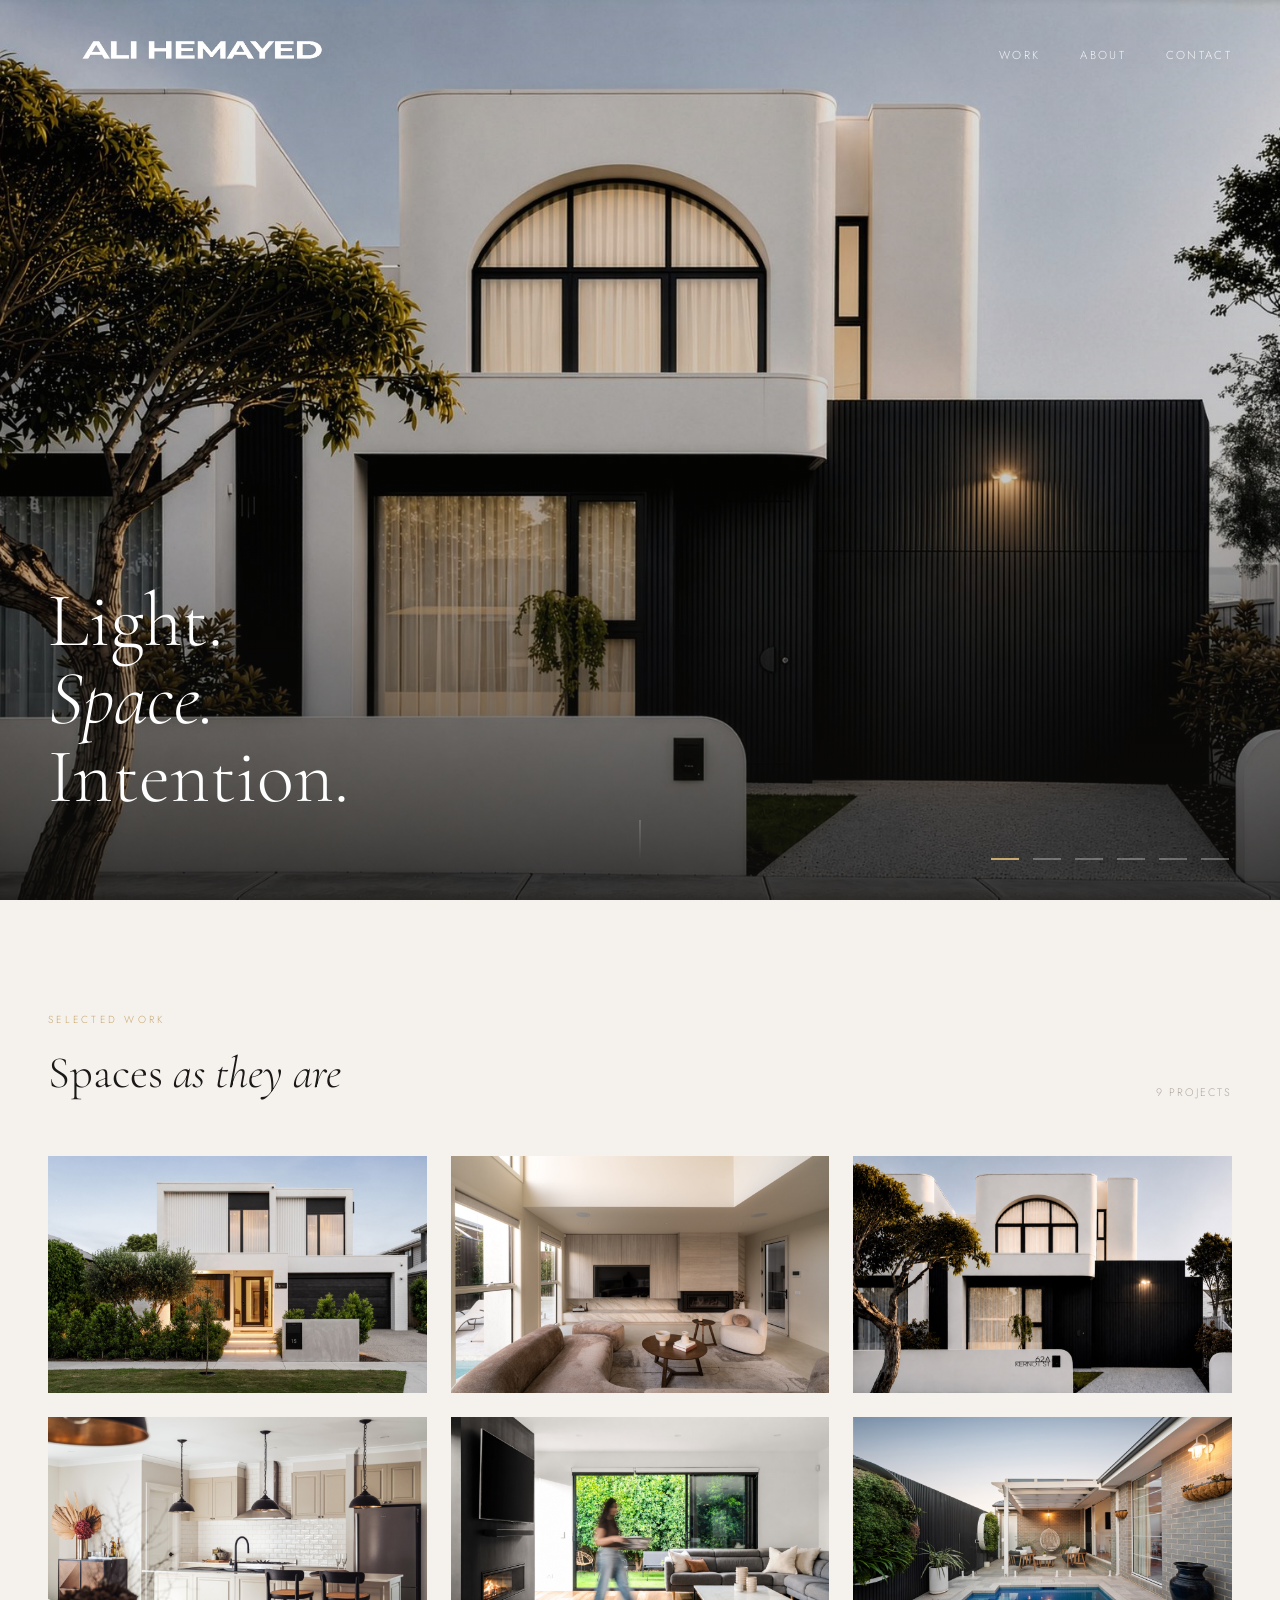
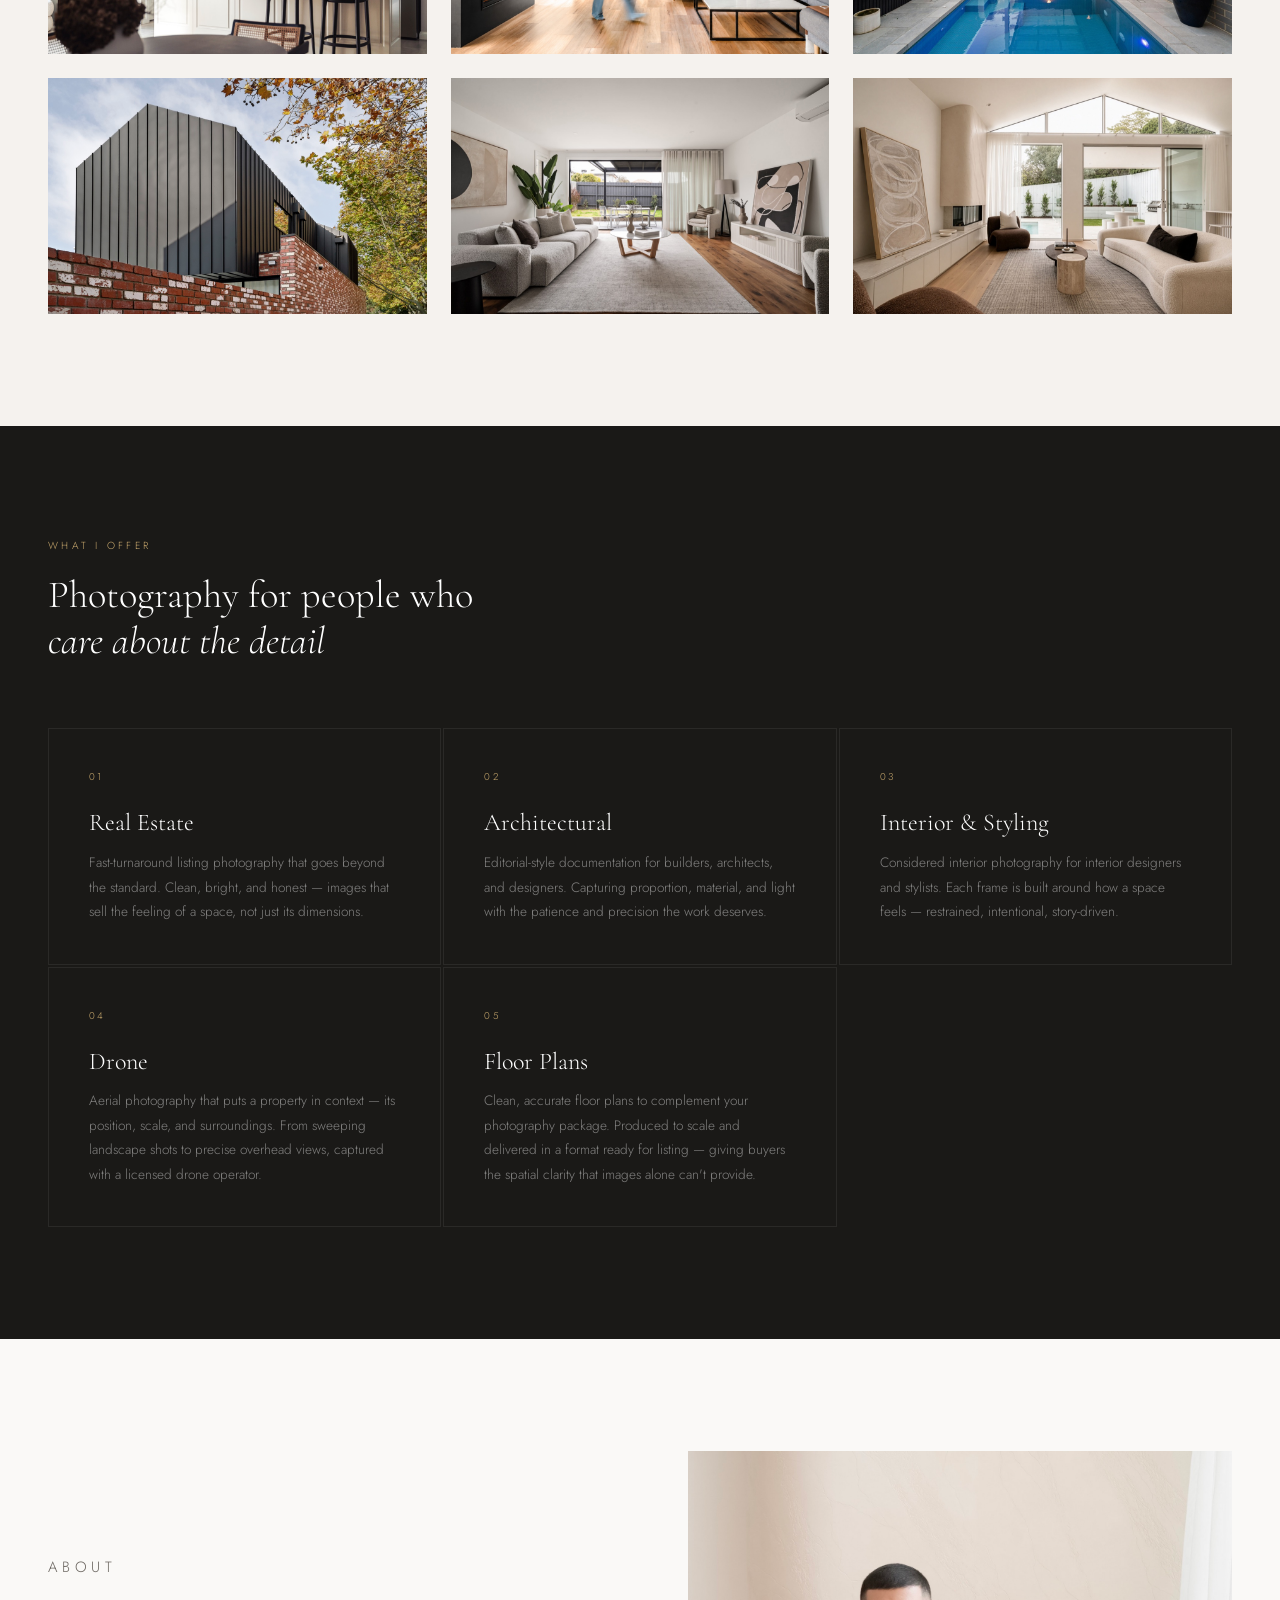
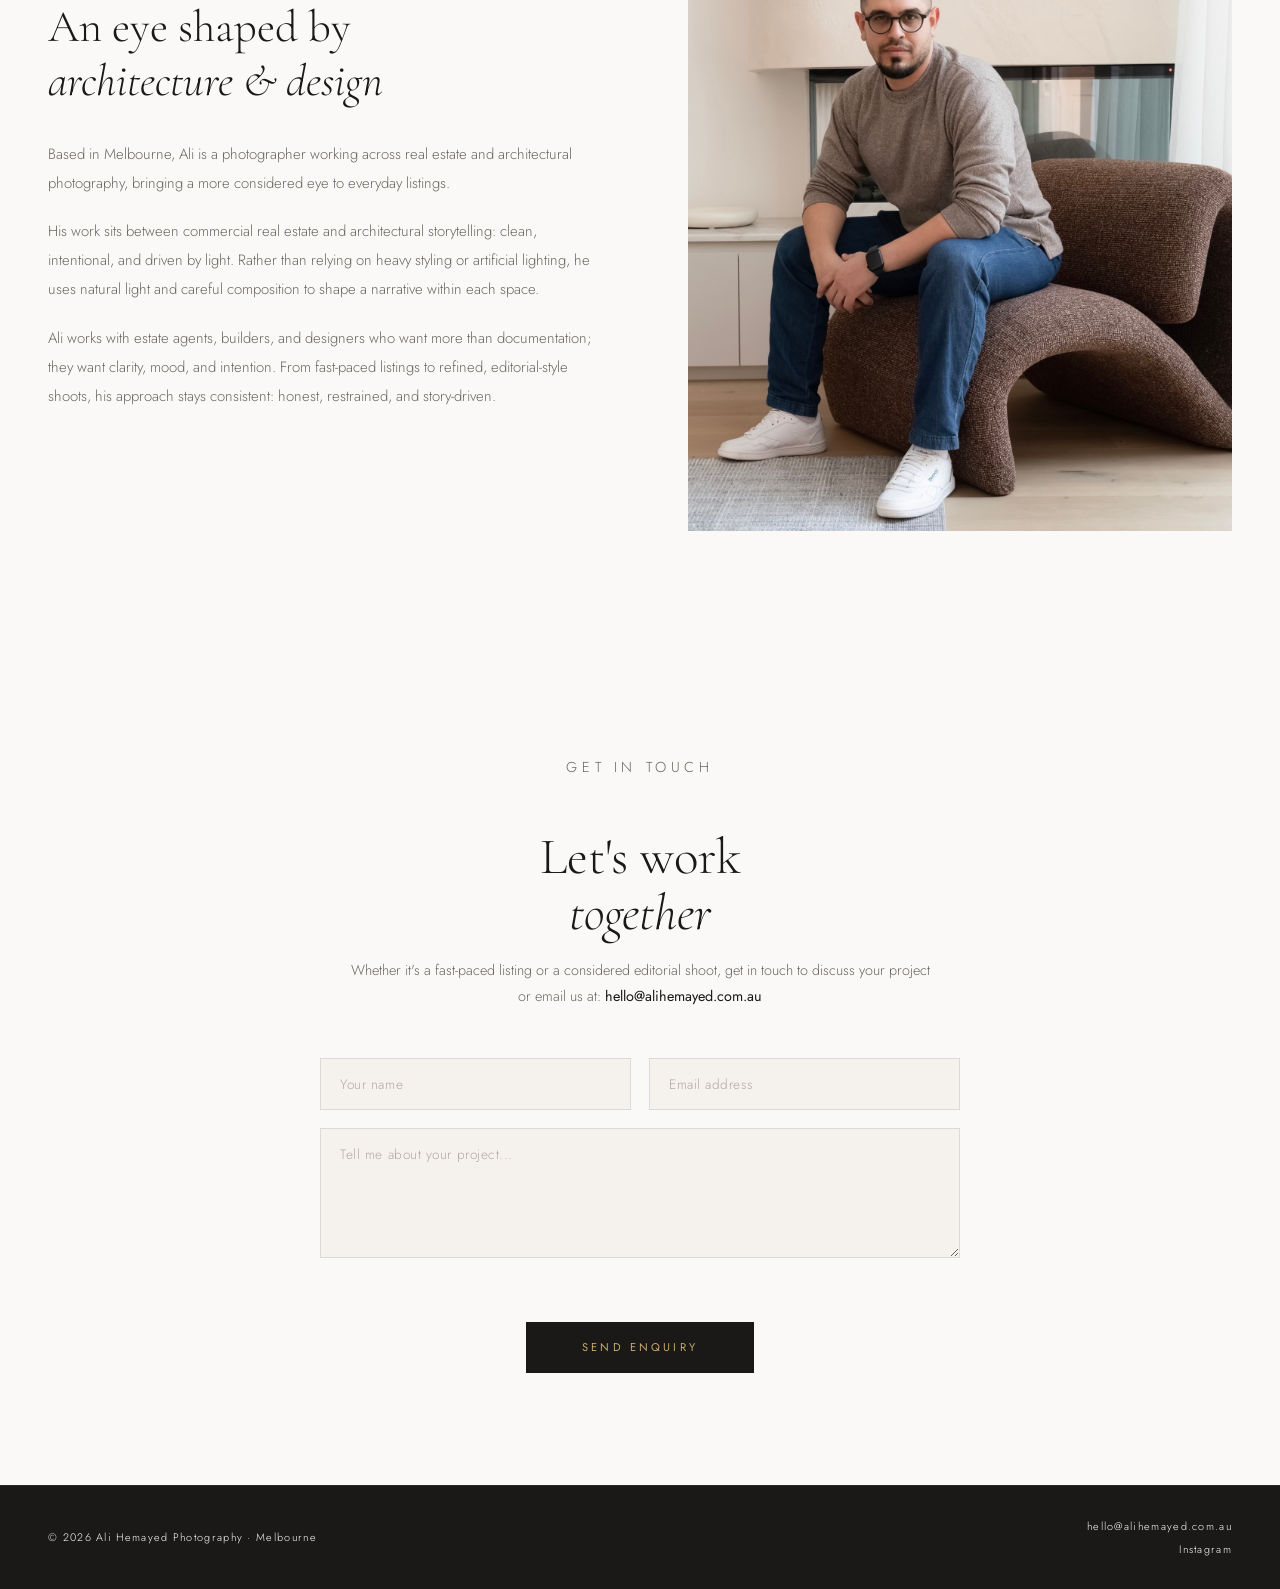
<file: index.html>
<!DOCTYPE html>
<html lang="en">
<head>
<meta charset="UTF-8">
<meta name="viewport" content="width=device-width, initial-scale=1.0">
<title>Ali Hemayed Photography</title>
<link rel="preconnect" href="https://fonts.googleapis.com">
<link href="https://fonts.googleapis.com/css2?family=Cormorant+Garamond:ital,wght@0,300;0,400;1,300;1,400&family=Jost:wght@300;400;500&family=Bebas+Neue&display=swap" rel="stylesheet">
<style>
*,*::before,*::after{box-sizing:border-box;margin:0;padding:0}
:root{
  --cream:#f5f2ee;
  --warm:#faf9f7;
  --charcoal:#1a1917;
  --mid:#6b6660;
  --light:#b0a89e;
  --gold:#c9a96e;
}
html{scroll-behavior:smooth}
body{font-family:'Jost',sans-serif;font-weight:300;background:var(--warm);color:var(--charcoal);overflow-x:hidden}

/* NAV */
nav{position:fixed;top:0;left:0;right:0;z-index:100;display:flex;justify-content:space-between;align-items:center;padding:1.4rem 3rem;transition:background .4s,border .4s}
nav.scrolled{background:rgba(0,0,0,0.45);backdrop-filter:blur(8px);border-bottom:none}
.nav-logo img{height:56px;filter:invert(0);opacity:1;transition:filter .4s}  

.nav-links{display:flex;gap:2.5rem;list-style:none}
.nav-links a{font-size:.72rem;letter-spacing:.2em;text-transform:uppercase;text-decoration:none;color:rgba(255,255,255,.85);transition:color .3s}
nav.scrolled .nav-links a{color:rgba(255,255,255,0.85)}
.nav-links a:hover{color:var(--gold)}

/* HERO */
.hero{height:100vh;position:relative;overflow:hidden}
.hero-slides{position:absolute;inset:0}
.hslide{position:absolute;inset:0;opacity:0;transition:opacity 1.2s ease}
.hslide.active{opacity:1}
.hslide img{width:100%;height:100%;object-fit:cover;object-position:center}
.hero-overlay{position:absolute;inset:0;background:linear-gradient(to top,rgba(15,14,12,.75) 0%,rgba(15,14,12,.25) 40%,rgba(15,14,12,.1) 100%);z-index:1}
.hero-content{position:absolute;bottom:4rem;left:3rem;z-index:2;animation:slideUp 1.2s .4s ease both}
@keyframes slideUp{from{opacity:0;transform:translateY(28px)}to{opacity:1;transform:translateY(0)}}
.hero-eyebrow{font-size:.68rem;letter-spacing:.3em;text-transform:uppercase;color:var(--gold);margin-bottom:.8rem}
.hero-title{font-family:'Cormorant Garamond',serif;font-size:clamp(3rem,6vw,5.5rem);font-weight:300;line-height:1.02;color:#fff;margin-bottom:1.2rem}
.hero-title em{font-style:italic}
.hero-nav{position:absolute;bottom:2rem;right:3rem;z-index:2;display:flex;gap:.5rem}
.hero-dot{width:34px;height:18px;background:none;border:0;cursor:pointer;position:relative;padding:0}
.hero-dot::before{content:'';position:absolute;left:3px;right:3px;top:50%;height:2px;background:rgba(255,255,255,.3);transform:translateY(-50%);transition:background .3s}
.hero-dot.active::before{background:var(--gold)}
.scroll-hint{position:absolute;bottom:2.5rem;left:50%;transform:translateX(-50%);z-index:2;display:flex;flex-direction:column;align-items:center;gap:.4rem}
.scroll-line{width:1px;height:40px;background:linear-gradient(to bottom,rgba(255,255,255,.35),transparent);animation:sp 2s infinite}
@keyframes sp{0%,100%{opacity:.35}50%{opacity:.9}}

/* SECTIONS */
section{padding:7rem 3rem}
.section-label{font-size:.64rem;letter-spacing:.32em;text-transform:uppercase;color:var(--gold);margin-bottom:1.2rem}

/* ABOUT */
.about-wrap{display:grid;grid-template-columns:1fr 1fr;gap:6rem;align-items:center;max-width:1200px;margin:0 auto}
.about-text h2{font-family:'Cormorant Garamond',serif;font-size:clamp(2rem,3.5vw,3rem);font-weight:300;line-height:1.2;margin-bottom:2rem}
.about-text h2 em{font-style:italic}
.about-text p{font-size:.93rem;line-height:1.95;color:var(--mid);margin-bottom:1.2rem}
.about-picture{display:block}
.about-portrait{width:100%;aspect-ratio:4/5;object-fit:cover;object-position:top;display:block}

/* PORTFOLIO */
.portfolio-section{background:var(--cream);padding:7rem 3rem}
.portfolio-header{max-width:1320px;margin:0 auto 3.5rem;display:flex;justify-content:space-between;align-items:flex-end;flex-wrap:wrap;gap:1rem}
.portfolio-header h2{font-family:'Cormorant Garamond',serif;font-size:clamp(2rem,3.5vw,3rem);font-weight:300}
.portfolio-header h2 em{font-style:italic}
.proj-count{font-size:.68rem;letter-spacing:.18em;color:var(--light);text-transform:uppercase}

/* PROJECT GRID */
.proj-grid{max-width:1320px;margin:0 auto;display:grid;grid-template-columns:repeat(3,1fr);gap:1.5rem}


.project-card{position:relative;overflow:hidden;background:none;cursor:pointer}
.proj-overlay{position:absolute;inset:0;display:flex;align-items:center;justify-content:center;z-index:5;background:rgba(0,0,0,0);transition:background .4s ease}
.proj-overlay-title{font-family:'Jost',sans-serif;font-size:clamp(1.2rem,2vw,1.7rem);font-weight:500;letter-spacing:.12em;text-transform:uppercase;color:rgba(255,255,255,0);transition:color .4s ease}
.project-card:hover .proj-overlay{background:rgba(0,0,0,0.45)}
.project-card:hover .proj-overlay-title{color:#fff}

.project-card:hover .ptitle{color:var(--gold)}

.pslider{position:relative;width:100%;aspect-ratio:16/10;overflow:hidden}
.ps{position:absolute;inset:0;opacity:0;transition:opacity .7s ease}
.ps.active{opacity:1}
.ps img{width:100%;height:100%;object-fit:cover;display:block;transition:transform .6s ease}
.project-card:hover .ps.active img{transform:scale(1.03)}

.pnav{position:absolute;top:50%;transform:translateY(-50%);z-index:10;background:rgba(0,0,0,.45);color:#fff;border:none;width:36px;height:36px;cursor:pointer;font-size:1rem;display:flex;align-items:center;justify-content:center;opacity:0;transition:opacity .3s}
.project-card:hover .pnav{opacity:1}
.pprev{left:.6rem}
.pnext{right:.6rem}

.pdots{position:absolute;bottom:.6rem;left:50%;transform:translateX(-50%);display:flex;gap:.35rem;z-index:10}
.dot{width:5px;height:5px;border-radius:50%;background:rgba(255,255,255,.4);cursor:pointer;transition:background .3s}
.dot.active{background:#fff}

.pinfo{padding:.6rem 0 0}
.ploc{font-size:.62rem;letter-spacing:.22em;text-transform:uppercase;color:var(--light)}
.ptitle{font-family:'Cormorant Garamond',serif;font-size:1.4rem;font-weight:300;color:var(--charcoal);margin-top:.3rem;transition:color .3s}

/* SERVICES */
.services-section{background:var(--charcoal);padding:7rem 3rem}
.services-inner{max-width:1200px;margin:0 auto}
.services-inner h2{font-family:'Cormorant Garamond',serif;font-size:clamp(2rem,3vw,2.8rem);font-weight:300;color:#fff;margin-bottom:4rem}
.services-inner h2 em{font-style:italic}
.services-grid{display:grid;grid-template-columns:repeat(3,1fr);gap:2px} @media(min-width:901px){.services-grid{grid-template-columns:repeat(3,1fr)}} .service-card:nth-child(4){grid-column:1/span 1} .service-card:nth-child(5){grid-column:2/span 1}
.service-card{padding:2.5rem;border:1px solid rgba(255,255,255,.07);transition:border-color .3s,background .3s}
.service-card:hover{background:rgba(255,255,255,.04);border-color:rgba(201,169,110,.25)}
.service-num{font-size:.62rem;letter-spacing:.24em;color:var(--gold);margin-bottom:1.5rem}
.service-title{font-family:'Cormorant Garamond',serif;font-size:1.5rem;font-weight:300;color:#fff;margin-bottom:.8rem}
.service-desc{font-size:.85rem;line-height:1.8;color:rgba(255,255,255,.45)}

/* CONTACT */
.contact-section{padding:7rem 3rem}
.contact-inner{max-width:640px;margin:0 auto;text-align:center}
.contact-inner h2{font-family:'Cormorant Garamond',serif;font-size:clamp(2.2rem,4vw,3.8rem);font-weight:300;line-height:1.1;margin-bottom:1rem}
.contact-inner h2 em{font-style:italic}
.contact-inner>p{color:var(--mid);font-size:.9rem;line-height:1.8;margin-bottom:3rem}
.contact-email{color:var(--charcoal);font-weight:400;text-decoration:none;white-space:nowrap}
.contact-email:hover{color:var(--mid)}
.contact-email:focus-visible{outline:2px solid var(--charcoal);outline-offset:4px}
.contact-form{display:flex;flex-direction:column;gap:1.1rem;text-align:left}
.form-row{display:grid;grid-template-columns:1fr 1fr;gap:1.1rem}
.contact-form input,.contact-form textarea{
  width:100%;background:var(--cream);border:1px solid rgba(0,0,0,.1);
  color:var(--charcoal);padding:.95rem 1.2rem;
  font-family:'Jost',sans-serif;font-size:.85rem;font-weight:300;letter-spacing:.04em;
  outline:none;transition:border-color .3s
}
.contact-form input::placeholder,.contact-form textarea::placeholder{color:var(--light)}
.contact-form input:focus,.contact-form textarea:focus{border-color:var(--gold)}
.contact-form textarea{resize:vertical;min-height:130px}
.form-status{min-height:1.4rem;text-align:center;font-size:.78rem;line-height:1.6;color:var(--mid)}
.btn-submit{margin-top:.4rem;background:var(--charcoal);border:none;color:var(--gold);padding:1.1rem 3.5rem;font-family:'Jost',sans-serif;font-size:.7rem;font-weight:400;letter-spacing:.28em;text-transform:uppercase;cursor:pointer;align-self:center;transition:background .3s,color .3s}
.btn-submit:hover,.btn-submit:disabled{background:var(--gold);color:var(--charcoal)}
.btn-submit:disabled{cursor:not-allowed;opacity:.65}

/* FOOTER */
footer{background:var(--charcoal);border-top:1px solid rgba(255,255,255,.06);padding:2rem 3rem;display:flex;justify-content:space-between;align-items:center}
footer p{font-size:.68rem;letter-spacing:.12em;color:#fff}
.footer-links{display:flex;flex-direction:column;gap:.45rem;align-items:flex-end}
footer a{font-size:.68rem;letter-spacing:.12em;color:#fff;text-decoration:none;transition:color .3s}
footer a:hover{color:var(--gold)}

/* LIGHTBOX */
.lightbox{display:none;position:fixed;inset:0;z-index:999;background:rgba(8,7,6,.97);justify-content:center;align-items:center;cursor:zoom-out}
.lightbox.open{display:flex}
.lightbox img{max-width:92vw;max-height:92vh;object-fit:contain;animation:lbIn .25s ease}
@keyframes lbIn{from{opacity:0;transform:scale(.96)}to{opacity:1;transform:scale(1)}}
.lb-close{position:fixed;top:1.5rem;right:2rem;color:rgba(255,255,255,.5);font-size:2rem;cursor:pointer;line-height:1;transition:color .2s;z-index:1000}
.lb-close:hover{color:#fff}
.lb-nav{position:fixed;top:50%;transform:translateY(-50%);font-size:2rem;color:rgba(255,255,255,.4);cursor:pointer;padding:1rem;transition:color .2s;user-select:none;z-index:1000}
.lb-nav:hover{color:#fff}
#lb-prev{left:1rem}
#lb-next{right:1rem}

/* MOBILE */
@media(max-width:900px){
  nav{padding:1rem 1.25rem}
  .nav-logo img{height:34px}
  .nav-links{display:flex;gap:1rem;align-items:center}
  .nav-links a{font-size:.58rem;letter-spacing:.14em}
  .hero{min-height:100svh;height:auto;overflow:visible;touch-action:pan-y}
  .hero-content{left:1.25rem;right:1.25rem;bottom:7rem;text-shadow:0 2px 18px rgba(0,0,0,.35);animation:none}
  .hero-eyebrow{font-size:.58rem;letter-spacing:.16em;line-height:1.7;max-width:17rem;color:rgba(201,169,110,.9)}
  .hero-title{font-size:clamp(2.75rem,15vw,4.2rem);line-height:.98;margin-bottom:0}
  .hero-nav{left:1.1rem;right:auto;bottom:2rem;gap:.35rem}
  .hero-dot{width:42px;height:24px}
  .scroll-hint{display:none}
  .hero-slides,.hero-overlay{pointer-events:none}
  section,.portfolio-section,.services-section,.contact-section{padding:4.5rem 1.25rem}
  .section-label{font-size:.58rem;letter-spacing:.24em}
  .about-wrap{grid-template-columns:1fr;gap:2.4rem}
  .about-portrait{aspect-ratio:4/3}
  .about-text p{font-size:.92rem;line-height:1.85}
  .portfolio-header{margin-bottom:2rem;align-items:flex-start}
  .proj-count{width:100%;font-size:.62rem}
  .proj-grid{grid-template-columns:1fr 1fr;gap:1rem}
  .pslider{aspect-ratio:4/3}
  .proj-overlay{align-items:flex-end;justify-content:flex-start;background:linear-gradient(to top,rgba(0,0,0,.48),rgba(0,0,0,0) 58%)}
  .proj-overlay-title{font-size:1.35rem;color:rgba(255,255,255,.9);padding:0 0 .85rem .85rem}
  .pnav{opacity:1;width:42px;height:42px;background:rgba(0,0,0,.34)}
  .pdots{bottom:.75rem}
  .dot{width:7px;height:7px}
  .services-inner h2{margin-bottom:2.4rem}
  .services-grid{grid-template-columns:1fr;gap:0}
  .service-card:nth-child(4),.service-card:nth-child(5){grid-column:auto}
  .service-card{padding:2rem 1.5rem}
  .form-row{grid-template-columns:1fr}
  .btn-submit{width:100%;padding:1rem 1.25rem;letter-spacing:.2em}
  footer{padding:2rem 1.25rem;flex-direction:column;gap:.6rem;text-align:center}
  .footer-links{align-items:center}
}
@media(max-width:640px){
  .hero{min-height:100svh}
  .proj-grid{grid-template-columns:1fr;gap:1.25rem}
  .pslider{aspect-ratio:3/2}
  .portfolio-header h2,.services-inner h2,.contact-inner h2{font-size:clamp(2.15rem,12vw,3.2rem)}
  .contact-inner{text-align:left}
  .contact-inner>p{margin-bottom:2rem}
}
@media(max-width:420px){
  nav{padding:.85rem 1rem}
  .nav-logo img{height:26px}
  .nav-links{gap:.5rem}
  .nav-links a{font-size:.5rem;letter-spacing:.08em}
  .hero-content{left:1rem;right:1rem;bottom:6.4rem}
  .hero-title{font-size:clamp(2.65rem,15vw,3.9rem)}
  .hero-nav{left:.85rem;bottom:1.8rem}
  .hero-dot{width:38px}
  section,.portfolio-section,.services-section,.contact-section{padding:3.75rem 1rem}
  .service-card{padding:1.65rem 1.25rem}
  .contact-form input,.contact-form textarea{padding:.9rem 1rem;font-size:16px}
}

/* PROJECT VIEWER */
.project-viewer{position:fixed;inset:0;z-index:200;background:var(--cream);opacity:0;pointer-events:none;overflow-y:auto;transition:opacity .5s ease}
.project-viewer.open{opacity:1;pointer-events:all}
.viewer-hero{display:grid;grid-template-columns:minmax(0,1fr) minmax(0,2fr);width:100%;height:100vh;height:100svh;overflow:hidden}
.viewer-header{min-width:0;min-height:0;display:flex;flex-direction:column;justify-content:center;align-items:flex-start;gap:1.6rem;padding:5rem clamp(1.1rem,2.5vw,4rem)}
.viewer-title{max-width:100%;font-family:'Bebas Neue',sans-serif;font-size:clamp(2.5rem,3.8vw,5.5rem);font-weight:400;line-height:1;letter-spacing:.025em;text-transform:uppercase;color:var(--charcoal);overflow-wrap:anywhere}
.viewer-hero-image{display:block;min-width:0;min-height:0;width:100%;height:100%;object-fit:cover;object-position:center}
.viewer-description{max-width:42rem;font-size:clamp(.95rem,1.2vw,1.08rem);font-weight:300;line-height:1.8;color:var(--mid)}
.viewer-home{position:fixed;top:1.4rem;left:2rem;z-index:203;display:grid;place-items:center;width:44px;height:44px;padding:0;border:0;border-radius:50%;background:rgba(245,242,238,.85);color:var(--mid);cursor:pointer;transition:color .2s}
.viewer-home:hover{color:var(--charcoal)}
.viewer-home svg{width:22px;height:22px}
.viewer-home:focus-visible{outline:2px solid var(--charcoal);outline-offset:3px}
.viewer-track{display:flex;flex-direction:column;max-width:1700px;margin:0 auto;padding:2rem 2rem 8rem}
.viewer-slide{width:var(--board-width,62%);margin-top:var(--board-gap,2rem);align-self:var(--board-align,center);overflow:hidden;background:#171614;opacity:0;filter:blur(2px);transform:translateY(24px) scale(.992);transition:opacity 1s ease,filter 1s ease,transform 1s cubic-bezier(.22,.61,.36,1)}
.viewer-slide.portrait{width:min(var(--board-width,62%),52%);background:transparent;display:flex;justify-content:center}
.viewer-slide img{display:block;width:100%;height:auto}
.viewer-slide.portrait img{width:auto;max-width:100%;max-height:calc(100vh - 7rem);object-fit:contain}
.viewer-group{width:92%;align-self:center;display:grid;gap:1rem;margin-top:var(--board-gap,3rem);opacity:0;filter:blur(2px);transform:translateY(24px) scale(.992);transition:opacity 1s ease,filter 1s ease,transform 1s cubic-bezier(.22,.61,.36,1)}
.viewer-group.pair{grid-template-columns:repeat(2,minmax(0,1fr))}
.viewer-group.trio{grid-template-columns:repeat(3,minmax(0,1fr))}
.viewer-group .viewer-slide,.viewer-group .viewer-slide.portrait{width:100%;margin:0;align-self:stretch;background:transparent;display:flex;align-items:center;justify-content:center}
.viewer-group .viewer-slide img{width:100%;height:auto;max-height:calc(100vh - 7rem);object-fit:contain}
.viewer-slide.in-view,.viewer-group.in-view{opacity:1;filter:blur(0);transform:none}
.viewer-group.in-view .viewer-slide{opacity:1;filter:none;transform:none}
@media(prefers-reduced-motion:reduce){.viewer-slide,.viewer-group{transform:none;filter:none;transition:opacity .45s ease}}
@media(max-width:900px){
  .project-viewer{background:var(--cream)}
  .viewer-home{top:1rem;left:1.1rem}
  .viewer-title{font-size:clamp(1.8rem,4.2vw,3rem);letter-spacing:.025em}
  .viewer-track{display:block;padding:0 0 1rem}
  .viewer-slide,.viewer-slide.portrait{width:100%;margin:.35rem 0 0}
  .viewer-group,.viewer-group.pair{width:100%;display:block;margin:.35rem 0 0}
  .viewer-group.trio{width:100%;display:grid;grid-template-columns:repeat(3,minmax(0,1fr));gap:.35rem;margin:.35rem 0 0}
  .viewer-group .viewer-slide{margin:.35rem 0 0}
}
@media(max-width:600px){
  .viewer-hero{display:flex;flex-direction:column;height:auto;overflow:visible}
  .project-viewer .viewer-header{padding:5.5rem 1.1rem 2rem;gap:1rem}
  .viewer-hero-image{height:auto;max-height:75svh;object-fit:contain}
  .viewer-title{font-size:clamp(2.5rem,10vw,5rem)}
}
</style>
</head>
<body>

<!-- NAV -->
<nav id="nav">
<a href="#" class="nav-logo"><img decoding="async" src="assets/site/image-001-aa40d132abb4.png" alt="Ali Hemayed Photography" class=""></a>
  <ul class="nav-links">
    <li><a href="#work">Work</a></li>
    <li><a href="#about">About</a></li>
    <li><a href="#contact">Contact</a></li>
  </ul>
</nav>

<!-- HERO -->
<section class="hero" id="home">
  <div class="hero-slides" id="heroSlides">
    <div class="hslide active"><img decoding="async" fetchpriority="high" src="assets/site/image-002-8f45ffd85f51.jpg" alt="Kernot architectural exterior"></div>
    <div class="hslide"><img decoding="async" src="assets/site/image-003-31f87cf20729.jpg" alt="Railway living room"></div>
    <div class="hslide"><img decoding="async" src="assets/site/image-004-32b5b93278ac.jpg" alt="Hero carousel replacement"></div>
    <div class="hslide"><img decoding="async" src="assets/site/trident-kitchen-hero.jpg" alt="Trident kitchen with a sculptural marble island and pale timber cabinetry"></div>
    <div class="hslide"><img decoding="async" src="assets/site/trident-living-hero.jpg" alt="Trident double-height living room with sculptural furniture and a stone fireplace"></div>
    <div class="hslide"><img decoding="async" src="assets/site/image-007-d64fe27a0c48.jpg" alt="Bathroom with marble vanity and fluted glass shower"></div>
  </div>
  <div class="hero-overlay"></div>
  <div class="hero-content">
    <h1 class="hero-title">Light.<br><em>Space.</em><br>Intention.</h1>
  </div>
  <div class="hero-nav" id="heroDots">
    <button type="button" class="hero-dot active" aria-label="Show hero image 1"></button>
    <button type="button" class="hero-dot" aria-label="Show hero image 2"></button>
    <button type="button" class="hero-dot" aria-label="Show hero image 3"></button>
    <button type="button" class="hero-dot" aria-label="Show hero image 4"></button>
    <button type="button" class="hero-dot" aria-label="Show hero image 5"></button>
    <button type="button" class="hero-dot" aria-label="Show hero image 6"></button>
  </div>
  <div class="scroll-hint">
    <div class="scroll-line"></div>
  </div>
</section>

<!-- ABOUT -->
<!-- PORTFOLIO -->
<section class="portfolio-section" id="work">
  <div class="portfolio-header">
    <div>
      <p class="section-label">Selected Work</p>
      <h2>Spaces <em>as they are</em></h2>
    </div>
    <span class="proj-count">9 Projects</span>
  </div>
  <div class="proj-grid">
<template aria-hidden="true">
<div class="project-card" data-project="Kernot">
  <div class="pslider">
    <div class="ps active"><img decoding="async" src="assets/site/image-002-8f45ffd85f51.jpg" alt="Kernot" loading="lazy"></div>
    <div class="ps"><img decoding="async" src="assets/site/image-008-29997cf4fc9f.jpg" alt="Kernot" loading="lazy"></div>
    <div class="ps"><img decoding="async" src="assets/site/image-009-f24718f71e2d.jpg" alt="Kernot" loading="lazy"></div>
    <div class="ps"><img decoding="async" src="assets/site/image-010-5a3a19976c02.jpg" alt="Kernot" loading="lazy"></div>
    <div class="ps"><img decoding="async" src="assets/site/image-011-1e776160ba50.jpg" alt="Kernot" loading="lazy"></div>
    <div class="ps"><img decoding="async" src="assets/site/image-012-57d884833c0c.jpg" alt="Kernot" loading="lazy"></div>
  </div>
  <div class="proj-overlay"><span class="proj-overlay-title">Kernot</span></div>
</div>

<div class="project-card" data-project="Railway">
  <div class="pslider">
    <div class="ps active"><img decoding="async" src="assets/site/image-013-b2a52559f53f.jpg" alt="Railway" loading="lazy"></div>
    <div class="ps "><img decoding="async" src="assets/site/image-003-31f87cf20729.jpg" alt="Railway" loading="lazy"></div>
    <div class="ps "><img decoding="async" src="assets/site/image-014-b8a97a9528b9.jpg" alt="Railway" loading="lazy"></div>
    <div class="ps "><img decoding="async" src="assets/site/image-015-01223761d6d7.jpg" alt="Railway" loading="lazy"></div>
    <div class="ps"><img decoding="async" src="assets/site/image-016-edbdb05ec6b9.jpg" alt="Railway" loading="lazy"></div>
  </div>
  <div class="proj-overlay"><span class="proj-overlay-title">Railway</span></div>
</div>

<div class="project-card" data-project="Kendall">
  <div class="pslider">
    <div class="ps active"><img decoding="async" src="assets/site/new-residence-01-front.jpg" alt="Kendall front exterior" loading="lazy"></div>
    <div class="ps"><img decoding="async" src="assets/site/new-residence-02-kitchen.jpg" alt="Kendall kitchen" loading="lazy"></div>
    <div class="ps"><img decoding="async" src="assets/site/new-residence-03-living.jpg" alt="Kendall living room" loading="lazy"></div>
    <div class="ps"><img decoding="async" src="assets/site/new-residence-04-living.jpg" alt="Kendall lounge" loading="lazy"></div>
    <div class="ps"><img decoding="async" src="assets/site/new-residence-05-outdoor.jpg" alt="Kendall outdoor area" loading="lazy"></div>
    <div class="ps"><img decoding="async" src="assets/site/new-residence-06-overall.jpg" alt="Kendall overall interior" loading="lazy"></div>
    <div class="ps"><img decoding="async" src="assets/site/new-residence-07-rear.jpg" alt="Kendall rear exterior" loading="lazy"></div>
  </div>
  <div class="proj-overlay"><span class="proj-overlay-title">Kendall</span></div>
</div>

<div class="project-card" data-project="Hick">
  <div class="pslider">
    <div class="ps active"><img decoding="async" src="assets/site/image-017-b18565fdac86.jpg" alt="Hick" loading="lazy"></div>
    <div class="ps "><img decoding="async" src="assets/site/image-018-4fa62b7bb7b2.jpg" alt="Hick" loading="lazy"></div>
    <div class="ps "><img decoding="async" src="assets/site/image-020-99608b1a3732.jpg" alt="Hick" loading="lazy"></div>
    <div class="ps "><img decoding="async" src="assets/site/image-021-e578ff0d37cf.jpg" alt="Hick" loading="lazy"></div>
    <div class="ps "><img decoding="async" src="assets/site/image-022-1e49f455b223.jpg" alt="Hick" loading="lazy"></div>
  </div>
  <div class="proj-overlay"><span class="proj-overlay-title">Hick</span></div>
</div>

<div class="project-card" data-project="Cecil">
  <div class="pslider">
    <div class="ps active"><img decoding="async" src="assets/site/image-028-e71c97b4af7b.jpg" alt="Cecil artwork dining room" loading="lazy"></div>
    <div class="ps"><img decoding="async" src="assets/site/image-029-d6a9770a8fa1.jpg" alt="Cecil" loading="lazy"></div>
    <div class="ps"><img decoding="async" src="assets/site/image-030-7c26b4b3ff5f.jpg" alt="Cecil" loading="lazy"></div>
    <div class="ps"><img decoding="async" src="assets/site/image-031-f57149feca27.jpg" alt="Cecil" loading="lazy"></div>
    <div class="ps"><img decoding="async" src="assets/site/image-032-7f1a9984014e.jpg" alt="Cecil outdoor kitchen" loading="lazy"></div>
  </div>
  <div class="proj-overlay"><span class="proj-overlay-title">Cecil</span></div>
</div>

<div class="project-card" data-project="Douglas">
  <div class="pslider">
    <div class="ps active"><img decoding="async" src="assets/site/image-023-ab46a84ec391.jpg" alt="Douglas" loading="lazy"></div>
    <div class="ps "><img decoding="async" src="assets/site/image-024-87d39c6a1c07.jpg" alt="Douglas" loading="lazy"></div>
    <div class="ps "><img decoding="async" src="assets/site/image-025-f397a0858cb6.jpg" alt="Douglas" loading="lazy"></div>
    <div class="ps "><img decoding="async" src="assets/site/image-026-53e345472d5a.jpg" alt="Douglas" loading="lazy"></div>
    <div class="ps "><img decoding="async" src="assets/site/image-027-3a168933e974.jpg" alt="Douglas" loading="lazy"></div>
  </div>
  <div class="proj-overlay"><span class="proj-overlay-title">Douglas</span></div>
</div>

<div class="project-card" data-project="Yarra">
  <div class="pslider">
    <div class="ps active"><img decoding="async" src="assets/site/image-033-e6b447f7c7cb.jpg" alt="Yarra" loading="lazy"></div>
    <div class="ps "><img decoding="async" src="assets/site/image-034-5f5b264dee45.jpg" alt="Yarra" loading="lazy"></div>
    <div class="ps "><img decoding="async" src="assets/site/image-035-354ebcff8924.jpg" alt="Yarra" loading="lazy"></div>
    <div class="ps "><img decoding="async" src="assets/site/image-036-9e15981549e5.jpg" alt="Yarra" loading="lazy"></div>
      <div class="ps"><img decoding="async" src="assets/site/image-037-bd07a1d84606.jpg" alt="Yarra bedroom" loading="lazy"></div>
    <div class="ps"><img decoding="async" src="assets/site/image-038-ce7f6a0e9bd9.jpg" alt="Yarra bedroom 2" loading="lazy"></div>
  </div>
  <div class="proj-overlay"><span class="proj-overlay-title">Yarra</span></div>
</div>

<div class="project-card" data-project="Kirribilli">
  <div class="pslider">
    <div class="ps active"><img decoding="async" src="assets/site/image-050-7a9add7885d5.jpg" alt="Kirribilli studio pavilion" loading="lazy"></div>
    <div class="ps"><img decoding="async" src="assets/site/image-051-11c07fda73b5.jpg" alt="Kirribilli bedroom" loading="lazy"></div>
    <div class="ps"><img decoding="async" src="assets/site/image-052-e0407b98717b.jpg" alt="Kirribilli exposed brick kitchen" loading="lazy"></div>
    <div class="ps"><img decoding="async" src="assets/site/image-053-40c9dfe35e5d.jpg" alt="Kirribilli outdoor fireplace" loading="lazy"></div>
    <div class="ps"><img decoding="async" src="assets/site/image-054-ff4d1ee3dd64.jpg" alt="Kirribilli mountain view" loading="lazy"></div>
    <div class="ps"><img decoding="async" src="assets/site/image-055-e39a20625da1.jpg" alt="Kirribilli" loading="lazy"></div>
  </div>
  <div class="proj-overlay"><span class="proj-overlay-title">Kirribilli</span></div>
</div>

<div class="project-card" data-project="Hakea">
  <div class="pslider">
    <div class="ps active"><img decoding="async" src="assets/site/image-039-ea2d996240f5.jpg" alt="Hakea" loading="lazy"></div>
    <div class="ps "><img decoding="async" src="assets/site/image-040-f5b08d4fcd57.jpg" alt="Hakea" loading="lazy"></div>
    <div class="ps "><img decoding="async" src="assets/site/image-041-f3cf279429b4.jpg" alt="Hakea" loading="lazy"></div>
    <div class="ps "><img decoding="async" src="assets/site/image-042-afcf57d34f46.jpg" alt="Hakea" loading="lazy"></div>
    <div class="ps "><img decoding="async" src="assets/site/image-043-254aeb18f3e3.jpg" alt="Hakea" loading="lazy"></div>
    <div class="ps "><img decoding="async" src="assets/site/image-044-3eb939be9ffe.jpg" alt="Hakea" loading="lazy"></div>
  </div>
  <div class="proj-overlay"><span class="proj-overlay-title">Hakea</span></div>
</div>

</template>
</div>
</section>

<!-- SERVICES -->
<section class="services-section">
  <div class="services-inner">
    <p class="section-label">What I Offer</p>
    <h2>Photography for people who<br><em>care about the detail</em></h2>
    <div class="services-grid">
      <div class="service-card">
        <p class="service-num">01</p>
        <h3 class="service-title">Real Estate</h3>
        <p class="service-desc">Fast-turnaround listing photography that goes beyond the standard. Clean, bright, and honest — images that sell the feeling of a space, not just its dimensions.</p>
      </div>
      <div class="service-card">
        <p class="service-num">02</p>
        <h3 class="service-title">Architectural</h3>
        <p class="service-desc">Editorial-style documentation for builders, architects, and designers. Capturing proportion, material, and light with the patience and precision the work deserves.</p>
      </div>
      <div class="service-card">
        <p class="service-num">03</p>
        <h3 class="service-title">Interior &amp; Styling</h3>
        <p class="service-desc">Considered interior photography for interior designers and stylists. Each frame is built around how a space feels — restrained, intentional, story-driven.</p>
      </div>
      <div class="service-card">
        <p class="service-num">04</p>
        <h3 class="service-title">Drone</h3>
        <p class="service-desc">Aerial photography that puts a property in context — its position, scale, and surroundings. From sweeping landscape shots to precise overhead views, captured with a licensed drone operator.</p>
      </div>
      <div class="service-card">
        <p class="service-num">05</p>
        <h3 class="service-title">Floor Plans</h3>
        <p class="service-desc">Clean, accurate floor plans to complement your photography package. Produced to scale and delivered in a format ready for listing — giving buyers the spatial clarity that images alone can't provide.</p>
      </div>
    </div>
  </div>
</section>

<!-- CONTACT -->
<section id="about">
  <div class="about-wrap">
    <div class="about-text">
      <p class="section-label">About</p>
      <h2>An eye shaped by<br><em>architecture &amp; design</em></h2>
      <p>Based in Melbourne, Ali is a photographer working across real estate and architectural photography, bringing a more considered eye to everyday listings.</p>
      <p>His work sits between commercial real estate and architectural storytelling: clean, intentional, and driven by light. Rather than relying on heavy styling or artificial lighting, he uses natural light and careful composition to shape a narrative within each space.</p>
      <p>Ali works with estate agents, builders, and designers who want more than documentation; they want clarity, mood, and intention. From fast-paced listings to refined, editorial-style shoots, his approach stays consistent: honest, restrained, and story-driven.</p>
    </div>
    <picture class="about-picture">
      <source media="(min-width: 901px)" srcset="assets/site/desktop-about-portrait.jpg">
      <img decoding="async" class="about-portrait" src="assets/site/image-056-6acb35ddb134.jpg" alt="Ali Hemayed — photographer" loading="lazy">
    </picture>
  </div>
</section>

<section class="contact-section" id="contact">
  <div class="contact-inner">
    <p class="section-label">Get in Touch</p>
    <h2>Let's work<br><em>together</em></h2>
    <p>Whether it's a fast-paced listing or a considered editorial shoot, get in touch to discuss your project<br>or email us at: <a class="contact-email" href="mailto:hello@alihemayed.com.au">hello@alihemayed.com.au</a></p>
    <form class="contact-form" id="contact-form" name="contact" method="POST" action="/.netlify/functions/contact">
      <p hidden>
        <label>Don't fill this out if you're human: <input name="bot-field"></label>
      </p>
      <div class="form-row">
        <input type="text" name="name" placeholder="Your name" required>
        <input type="email" name="email" placeholder="Email address" required>
      </div>
      <textarea name="message" placeholder="Tell me about your project..." required></textarea>
      <p class="form-status" id="form-status" aria-live="polite"></p>
      <button type="submit" class="btn-submit">Send Enquiry</button>
    </form>
  </div>
</section>

<footer>
  <p>© 2026 Ali Hemayed Photography · Melbourne</p>
  <div class="footer-links">
    <a href="mailto:hello@alihemayed.com.au">hello@alihemayed.com.au</a>
    <a href="https://www.instagram.com/alih.photo/" target="_blank" rel="noopener">Instagram</a>
  </div>
</footer>

<!-- PROJECT VIEWER -->
<div class="project-viewer" id="project-viewer">
  <div class="viewer-hero">
    <div class="viewer-header">
      <h2 class="viewer-title" id="viewer-title"></h2>
      <p class="viewer-description" id="viewer-description"></p>
    </div>
    <img class="viewer-hero-image" id="viewer-hero-image" alt="" decoding="async" fetchpriority="high">
  </div>
  <div class="viewer-track" id="viewer-track"></div>
  <button class="viewer-home" id="viewer-home" type="button" aria-label="Back to home" title="Back to home"><svg viewBox="0 0 24 24" fill="none" stroke="currentColor" stroke-width="1.25" stroke-linecap="round" stroke-linejoin="round" aria-hidden="true"><path d="M19 12H5m6-6-6 6 6 6"/></svg></button>
</div>

<script src="spaces-grid-projects.js"></script>
<script>
// Nav scroll
const nav = document.getElementById('nav');
window.addEventListener('scroll', () => nav.classList.toggle('scrolled', window.scrollY > 80));

// Contact form
const contactForm = document.getElementById('contact-form');
const formStatus = document.getElementById('form-status');
if(contactForm) {
  contactForm.addEventListener('submit', async e => {
    e.preventDefault();
    const data = new FormData(contactForm);
    const name = String(data.get('name') || '').trim();
    const email = String(data.get('email') || '').trim();
    const message = String(data.get('message') || '').trim();
    const submitButton = contactForm.querySelector('button[type="submit"]');

    if(!name || !email || !message) {
      formStatus.textContent = 'Please complete all fields before sending.';
      return;
    }

    formStatus.textContent = 'Sending your enquiry...';
    if(submitButton) submitButton.disabled = true;

    try {
      const response = await fetch(contactForm.action, {
        method: 'POST',
        headers: { 'Content-Type': 'application/json' },
        body: JSON.stringify({
          name,
          email,
          message,
          botField: String(data.get('bot-field') || '')
        })
      });
      const result = await response.json();

      if(!response.ok || !result.success) {
        throw new Error(result.error || 'Form submission failed');
      }

      contactForm.reset();
      window.location.href = '/success.html';
    } catch(error) {
      formStatus.textContent = 'Sorry, your enquiry could not be sent. Please email hello@alihemayed.com.au.';
    } finally {
      if(submitButton) submitButton.disabled = false;
    }
  });
}

// Hero slideshow
const hSlides = document.querySelectorAll('.hslide');
const hDots = document.querySelectorAll('.hero-dot');
let hCurrent = 0, hTimer;
function goHero(n) {
  hSlides[hCurrent].classList.remove('active');
  hDots[hCurrent].classList.remove('active');
  hCurrent = (n + hSlides.length) % hSlides.length;
  hSlides[hCurrent].classList.add('active');
  hDots[hCurrent].classList.add('active');
}
function startHero() { hTimer = setInterval(() => goHero(hCurrent + 1), 5000); }
hDots.forEach((d, i) => d.addEventListener('click', () => { clearInterval(hTimer); goHero(i); startHero(); }));
startHero();

// Rebuild the portfolio from the projects in "Spaces as they are grid".
const projectGrid = document.querySelector('.proj-grid');
const projectGalleryImages = {};
if(projectGrid && window.SPACES_GRID_PROJECTS) {
  projectGrid.querySelectorAll('.project-card').forEach(card => card.remove());

  const projectCovers = {
    Angul: 'Spaces as they are grid/Angul/27_Angul_265.jpg',
        Callistemon: 'Spaces as they are grid/Callistemon/8_Callistemon_062.jpg',
    Kookaburra: 'Spaces as they are grid/Kookaburra/15_Kookaburra_292.jpg',
    Hick: 'Spaces as they are grid/Hick/11_Hick_034.jpg',
    Kendall: 'Spaces as they are grid/Kendall/2A_Kendall_015.jpg',
    Kernot: 'Spaces as they are grid/Kernot/front.jpeg',
    Signal: 'Spaces as they are grid/Signal /JPEG/34_Signal_101_1.jpg',
        Trident: 'Spaces as they are grid/Trident/16_Trident_211.jpg',
    Webster: 'Spaces as they are grid/Webster/18_Webster_038.jpg'
  };
  const projectCoverPreviews = {
    Angul: 'assets/project-covers/angul.jpg',
    Callistemon: 'assets/project-covers/callistemon-no-vents.jpg',
    Kookaburra: 'assets/project-covers/kookaburra-facade.jpg',
    Hick: 'assets/project-covers/hick.jpg',
    Kendall: 'assets/project-covers/kendall.jpg',
    Kernot: 'assets/project-covers/kernot.jpg',
    Signal: 'assets/project-covers/signal.jpg',
    Trident: 'assets/project-covers/trident.jpg',
    Webster: 'assets/project-covers/webster-cladding.jpg'
  };
  const projectOrder = [
    'Kookaburra', 'Trident', 'Kernot',
    'Signal', 'Callistemon', 'Angul',
    'Webster', 'Hick', 'Kendall'
  ];

  projectOrder.forEach(name => {
    const images = window.SPACES_GRID_PROJECTS[name];
    if(!images) return;
    const galleryImages = images;
    const cover = projectCovers[name];
    const orderedImages = cover && galleryImages.includes(cover)
      ? [cover, ...galleryImages.filter(src => src !== cover)]
      : galleryImages;
    projectGalleryImages[name] = orderedImages;
    const card = document.createElement('div');
    card.className = 'project-card';
    card.dataset.project = name;

    const slider = document.createElement('div');
    slider.className = 'pslider';
    orderedImages.slice(0, 1).forEach(src => {
      const slide = document.createElement('div');
      slide.className = 'ps active';
      const image = document.createElement('img');
      image.decoding = 'async';
      image.src = projectCoverPreviews[name] || src;
      image.alt = name;
      image.loading = 'lazy';
      slide.appendChild(image);
      slider.appendChild(slide);
    });

    const overlay = document.createElement('div');
    overlay.className = 'proj-overlay';
    const title = document.createElement('span');
    title.className = 'proj-overlay-title';
    title.textContent = name;
    overlay.appendChild(title);

    card.append(slider, overlay);
    projectGrid.appendChild(card);
  });
}

// Project sliders
document.querySelectorAll('.project-card').forEach(card => {
  const slides = card.querySelectorAll('.ps');
  const dots = card.querySelectorAll('.dot');
  const allImgs = Array.from(slides).map(s => s.querySelector('img'));
  let cur = 0;
  let slideRequest = 0;

  function whenImageReady(img) {
    if(!img) return Promise.resolve();
    if(img.complete && img.naturalWidth) return Promise.resolve();
    return new Promise(resolve => {
      const done = () => resolve();
      const timer = setTimeout(done, 1200);
      img.addEventListener('load', () => { clearTimeout(timer); done(); }, { once:true });
      img.addEventListener('error', () => { clearTimeout(timer); done(); }, { once:true });
    });
  }

  function goSlide(n) {
    const next = (n + slides.length) % slides.length;
    const nextImg = slides[next].querySelector('img');
    const request = ++slideRequest;
    whenImageReady(nextImg).then(() => {
      if(request !== slideRequest) return;
      slides[cur].classList.remove('active');
      if(dots[cur]) dots[cur].classList.remove('active');
      cur = next;
      slides[cur].classList.add('active');
      if(dots[cur]) dots[cur].classList.add('active');
    });
  }

  const prev = card.querySelector('.pprev');
  const next = card.querySelector('.pnext');
  if(prev) prev.addEventListener('click', e => { e.stopPropagation(); goSlide(cur - 1); });
  if(next) next.addEventListener('click', e => { e.stopPropagation(); goSlide(cur + 1); });
  dots.forEach((d, i) => d.addEventListener('click', e => { e.stopPropagation(); goSlide(i); }));

  // Project cards open the full project viewer below.
  allImgs.forEach((img, i) => {
    img.style.cursor = 'pointer';
  });
});

// Project viewer — image gallery board
const viewer = document.getElementById('project-viewer');
const viewerTitle = document.getElementById('viewer-title');
const viewerDescription = document.getElementById('viewer-description');
const viewerHeroImage = document.getElementById('viewer-hero-image');
const projectDescriptions = {
  Webster: 'Soft curves and warm timber frame a dialogue between indoors and out.',
  Trident: 'Light and shadow trace sculptural stairs and quiet thresholds.',
  Kendall: 'Gentle curves, pale timber and garden views draw light through the home.',
  Kernot: 'Arched openings bring rhythm to a study of light, texture and form.',
  Callistemon: 'Natural light and the presence of everyday life give each space its character.',
  Angul: 'Views unfold from quiet interiors to the pool and courtyard beyond.',
  Hick: 'Timber, glass and intersecting lines reveal the geometry of the home.',
  Kookaburra: 'Glazed openings connect calm interiors with sheltered terraces and garden views.',
  Signal: 'An exploration of the home through light, perspective and detail.'
};
// Project opening photographs are curated separately from the homepage covers.
const projectHeroes = {
  Webster: { file: '18_Webster_256.jpg', position: '50% 55%', alt: 'Curved living room furniture and timber flooring opening onto the courtyard' },
  Trident: { file: '16_Trident_123.jpg', position: '50% 50%', alt: 'Sunlight and shadow across sculptural stair balustrades' },
  Kendall: { file: '2A_Kendall_015.jpg', position: '60% 50%', alt: 'Pale timber and curved furniture beneath a high window overlooking the garden' },
  Kernot: { file: 'kit2.jpg', position: '50% 50%', alt: 'Arched pantry opening framed by timber cabinetry, stone and a staircase' },
  Callistemon: { file: '8_Callistemon_062.jpg', asset: 'callistemon-no-vents', widths: [800, 1535], position: '45% 50%', alt: 'A woman walking through a naturally lit living room beside the garden' },
  Angul: { file: '27_Angul_265.jpg', asset: 'angul-pool', position: '50% 50%', alt: 'Angul pool and courtyard framed by the home and covered terrace' },
  Hick: { file: '11_Hick_062.jpg', position: '50% 50%', alt: 'Intersecting stair flights with timber treads and a glass balustrade' },
  Kookaburra: { file: '15_Kookaburra_164-updated.jpg', asset: 'kookaburra-terrace-v2', widths: [800, 1535], position: '55% 50%', alt: 'A sheltered terrace opening through glass walls into the living room and garden' },
  Signal: { file: '34_Signal_088_1-no-vent.png', position: '60% 50%', alt: 'Soft daylight through sheer curtains illuminating a curved sofa and geometric cabinet' }
};
const viewerTrack = document.getElementById('viewer-track');
let viewerRevealObserver;

function projectHeroSources(name) {
  const config = projectHeroes[name];
  const base = `assets/project-heroes/${config?.asset || (name === 'Signal' ? 'signal-no-vent' : name.toLowerCase())}`;
  const widths = config?.widths || (name === 'Trident' ? [800, 1112] : name === 'Signal' ? [800, 1535] : [800, 1600, 2400]);
  const heightWidth = name === 'Trident' || name === 'Hick' ? '66.667vh' : '150vh';
  return {
    src: `${base}-${widths[1]}.webp`,
    srcset: widths.map(width => `${base}-${width}.webp ${width}w`).join(', '),
    sizes: `(max-width: 600px) 100vw, max(66.667vw, ${heightWidth})`
  };
}

const warmedProjectHeroes = new Map();
function warmProjectHero(name) {
  if(!projectHeroes[name] || warmedProjectHeroes.has(name) || navigator.connection?.saveData) return;
  const sources = projectHeroSources(name);
  const image = new Image();
  image.decoding = 'async';
  image.sizes = sources.sizes;
  image.srcset = sources.srcset;
  image.src = sources.src;
  warmedProjectHeroes.set(name, image);
}

const projectSlug = name => name.toLowerCase().replace(/[^a-z0-9]+/g, '-').replace(/^-|-$/g, '');
const projectCards = () => Array.from(document.querySelectorAll('.project-card'));
const cardFromHash = () => {
  const slug = decodeURIComponent(location.hash.slice(1)).toLowerCase();
  return projectCards().find(card => projectSlug(card.dataset.project) === slug);
};

function openViewer(card, updateAddress = true) {
  const name = card.dataset.project;
  let imgs = (projectGalleryImages[name] || []).map(src => ({
    src: new URL(src, document.baseURI).href,
    alt: name
  }));
  if(name === 'Trident') {
    const facade = imgs.find(img => decodeURIComponent(img.src).includes('16_Trident_253.jpg'));
    if(facade) imgs = [facade, ...imgs.filter(img => img !== facade)];
  }
  const widths = [68, 74, 80, 86, 92];
  const alignments = ['flex-start', 'center', 'flex-end'];
  viewerTitle.textContent = name;
  viewerDescription.textContent = projectDescriptions[name] || '';
  viewerDescription.hidden = !projectDescriptions[name];
  const heroConfig = projectHeroes[name];
  const hero = imgs.find(img => decodeURIComponent(new URL(img.src).pathname).endsWith('/' + heroConfig?.file)) || imgs[0];
  if(hero) {
    const sources = projectHeroSources(name);
    viewerHeroImage.sizes = sources.sizes;
    viewerHeroImage.srcset = sources.srcset;
    viewerHeroImage.src = sources.src;
    viewerHeroImage.alt = heroConfig?.alt || `${name} — project opening photograph`;
    viewerHeroImage.style.objectPosition = heroConfig?.position || 'center';
  } else {
    viewerHeroImage.removeAttribute('srcset');
    viewerHeroImage.removeAttribute('src');
    viewerHeroImage.alt = '';
  }
  viewerTrack.innerHTML = '';
  const tridentGroups = name === 'Trident' ? [
    ['16_Trident_025.jpg', '16_Trident_167_2.jpg'],
    ['16_Trident_194.jpg', '16_Trident_123.jpg', '16_Trident_189.jpg']
  ] : [];
  const groupedFiles = new Set(tridentGroups.flat());
  const filename = img => decodeURIComponent(new URL(img.src).pathname.split('/').pop());
  // Keep the staircase triptych complete when one of its images is the hero.
  imgs = imgs.filter(img => img !== hero || groupedFiles.has(filename(img)));

  const createSlide = (img, index, grouped = false) => {
    const slide = document.createElement('div');
    slide.className = 'viewer-slide';
    if(!grouped) {
      slide.style.setProperty('--board-width', widths[Math.floor(Math.random() * widths.length)] + '%');
      slide.style.setProperty('--board-align', alignments[Math.floor(Math.random() * alignments.length)]);
      slide.style.setProperty('--board-gap', (index === 0 ? 0 : 2 + Math.random() * 5).toFixed(1) + 'rem');
    }
    const im = document.createElement('img');
    im.src = img.src;
    im.alt = img.alt;
    im.loading = 'lazy';
    const setOrientation = () => {
      if(im.naturalHeight > im.naturalWidth) slide.classList.add('portrait');
    };
    im.addEventListener('load', setOrientation, { once:true });
    if(im.complete) setOrientation();
    slide.appendChild(im);
    return slide;
  };

  imgs.forEach((img, index) => {
    const file = filename(img);
    const group = tridentGroups.find(files => files[0] === file);
    if(group) {
      const row = document.createElement('div');
      row.className = `viewer-group ${group.length === 2 ? 'pair' : 'trio'}`;
      row.style.setProperty('--board-gap', (index === 0 ? 0 : 2 + Math.random() * 5).toFixed(1) + 'rem');
      group.forEach(groupFile => {
        const groupImg = imgs.find(candidate => filename(candidate) === groupFile);
        if(groupImg) row.appendChild(createSlide(groupImg, index, true));
      });
      viewerTrack.appendChild(row);
      return;
    }
    if(groupedFiles.has(file)) return;
    viewerTrack.appendChild(createSlide(img, index));
  });
  viewer.classList.add('open');
  viewer.dataset.project = name;
  viewer.scrollTop = 0;
  document.body.style.overflow = 'hidden';
  if(updateAddress && location.hash !== `#${projectSlug(name)}`) {
    history.pushState({ project: name }, '', `#${projectSlug(name)}`);
  }
  if(viewerRevealObserver) viewerRevealObserver.disconnect();
  const revealWhenReady = target => {
    const pendingImages = Array.from(target.querySelectorAll('img')).filter(image => !image.complete);
    const reveal = () => requestAnimationFrame(() => target.classList.add('in-view'));
    if(!pendingImages.length) {
      reveal();
      return;
    }
    let remaining = pendingImages.length;
    const imageReady = () => {
      remaining -= 1;
      if(remaining === 0) reveal();
    };
    pendingImages.forEach(image => {
      image.addEventListener('load', imageReady, { once: true });
      image.addEventListener('error', imageReady, { once: true });
    });
  };
  viewerRevealObserver = new IntersectionObserver(entries => {
    entries.forEach(entry => {
      if(!entry.isIntersecting) return;
      revealWhenReady(entry.target);
      viewerRevealObserver.unobserve(entry.target);
    });
  }, { root: viewer, threshold: .2, rootMargin: '0px 0px -18% 0px' });
  requestAnimationFrame(() => {
    Array.from(viewerTrack.children).forEach(item => viewerRevealObserver.observe(item));
  });
}

function closeViewer(updateAddress = true) {
  if(viewerRevealObserver) viewerRevealObserver.disconnect();
  viewer.classList.remove('open');
  delete viewer.dataset.project;
  viewerTrack.innerHTML = '';
  document.body.style.overflow = '';
  viewerHeroImage.removeAttribute('srcset');
  viewerHeroImage.removeAttribute('src');
  if(updateAddress && cardFromHash()) {
    if(history.state && history.state.project) {
      history.back();
    } else {
      history.replaceState(null, '', location.href.split('#')[0]);
    }
  }
}

projectCards().forEach(card => {
  card.style.cursor = 'pointer';
  card.addEventListener('pointerenter', () => warmProjectHero(card.dataset.project), { once: true });
  card.addEventListener('focusin', () => warmProjectHero(card.dataset.project), { once: true });
  card.addEventListener('pointerdown', () => warmProjectHero(card.dataset.project), { once: true, passive: true });
  card.addEventListener('click', () => openViewer(card));
});

document.getElementById('viewer-home').addEventListener('click', () => {
  closeViewer(false);
  history.replaceState(null, '', location.href.split('#')[0]);
  const home = document.getElementById('home');
  home.setAttribute('tabindex', '-1');
  home.focus({ preventScroll: true });
  window.scrollTo({ top: 0, behavior: 'instant' });
});
document.addEventListener('keydown', e => {
  if(!viewer.classList.contains('open')) return;
  if(e.key === 'Escape') closeViewer();
});

function syncProjectFromAddress() {
  const card = cardFromHash();
  if(card) {
    if(viewer.dataset.project !== card.dataset.project) openViewer(card, false);
  } else if(viewer.classList.contains('open')) {
    closeViewer(false);
  }
}

window.addEventListener('popstate', syncProjectFromAddress);
window.addEventListener('hashchange', syncProjectFromAddress);
syncProjectFromAddress();
</script>
</body>
</html>
</file>
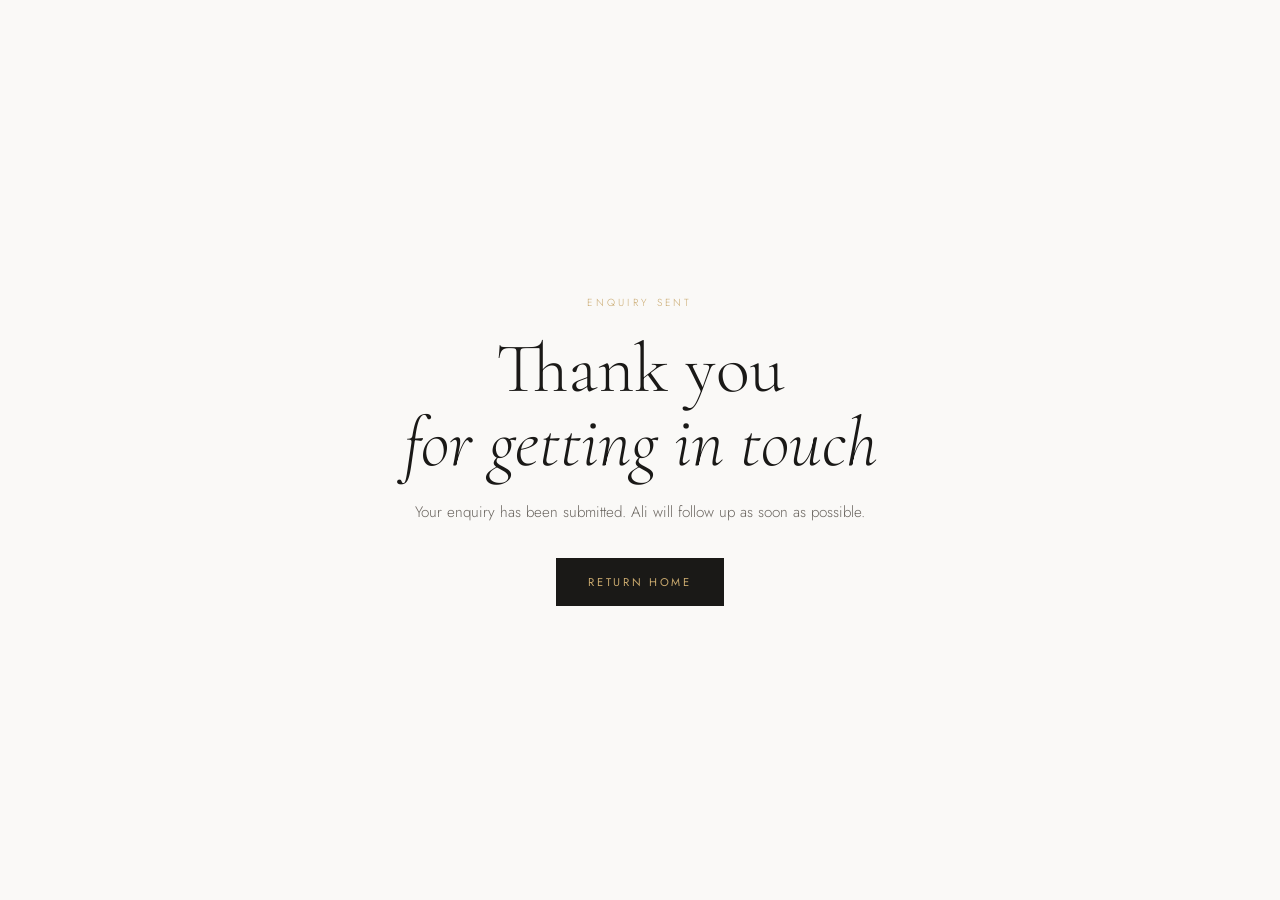
<file: success.html>
<!DOCTYPE html>
<html lang="en">
<head>
<meta charset="UTF-8">
<meta name="viewport" content="width=device-width, initial-scale=1.0">
<title>Enquiry Sent | Ali Hemayed Photography</title>
<link rel="preconnect" href="https://fonts.googleapis.com">
<link href="https://fonts.googleapis.com/css2?family=Cormorant+Garamond:ital,wght@0,300;1,300&family=Jost:wght@300;400&display=swap" rel="stylesheet">
<style>
*,*::before,*::after{box-sizing:border-box;margin:0;padding:0}
:root{--warm:#faf9f7;--charcoal:#1a1917;--mid:#6b6660;--gold:#c9a96e}
body{min-height:100vh;display:grid;place-items:center;background:var(--warm);color:var(--charcoal);font-family:'Jost',sans-serif;font-weight:300;padding:2rem}
main{max-width:620px;text-align:center}
p:first-child{font-size:.64rem;letter-spacing:.32em;text-transform:uppercase;color:var(--gold);margin-bottom:1.2rem}
h1{font-family:'Cormorant Garamond',serif;font-size:clamp(2.5rem,6vw,4.4rem);font-weight:300;line-height:1.05;margin-bottom:1.2rem}
h1 em{font-style:italic}
p{font-size:.95rem;line-height:1.8;color:var(--mid);margin-bottom:2rem}
a{display:inline-block;background:var(--charcoal);color:var(--gold);text-decoration:none;padding:1rem 2rem;font-size:.7rem;font-weight:400;letter-spacing:.24em;text-transform:uppercase;transition:background .3s,color .3s}
a:hover{background:var(--gold);color:var(--charcoal)}
</style>
</head>
<body>
<main>
  <p>Enquiry Sent</p>
  <h1>Thank you<br><em>for getting in touch</em></h1>
  <p>Your enquiry has been submitted. Ali will follow up as soon as possible.</p>
  <a href="/">Return Home</a>
</main>
</body>
</html>
</file>
